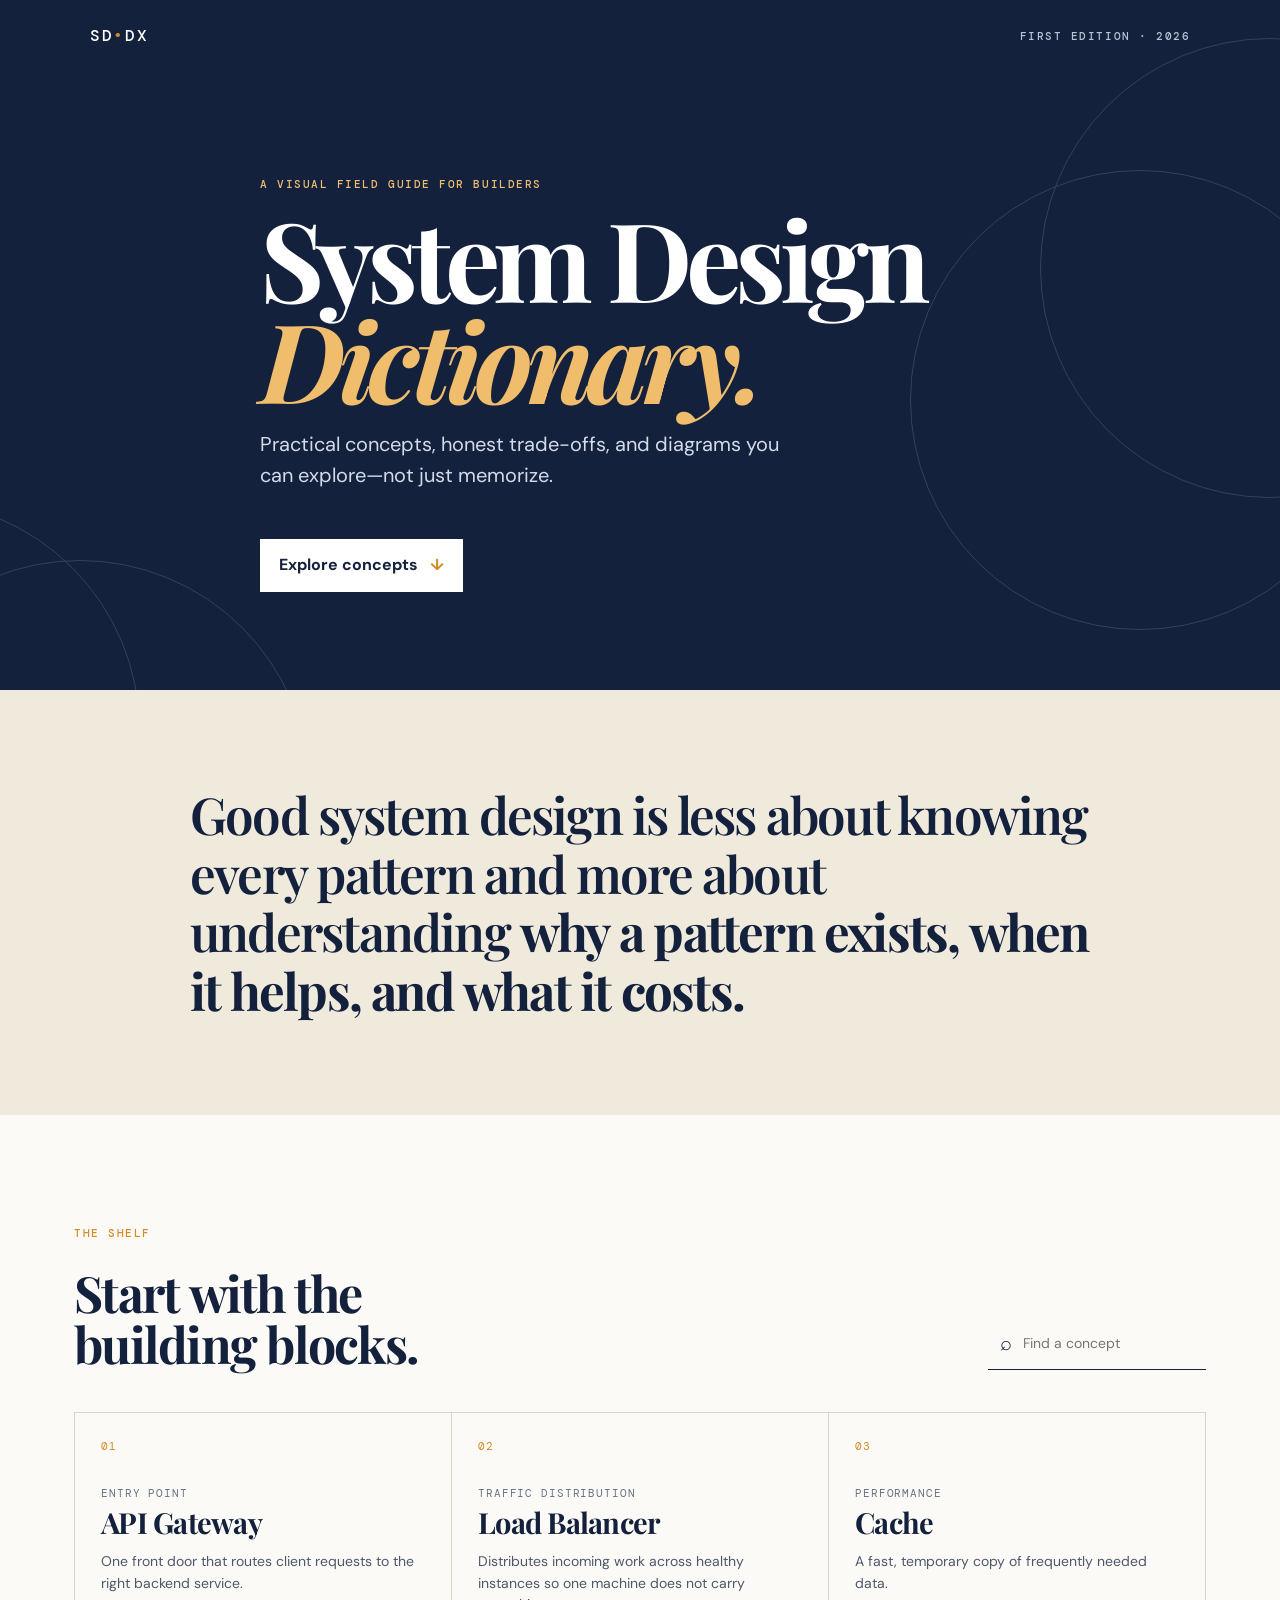
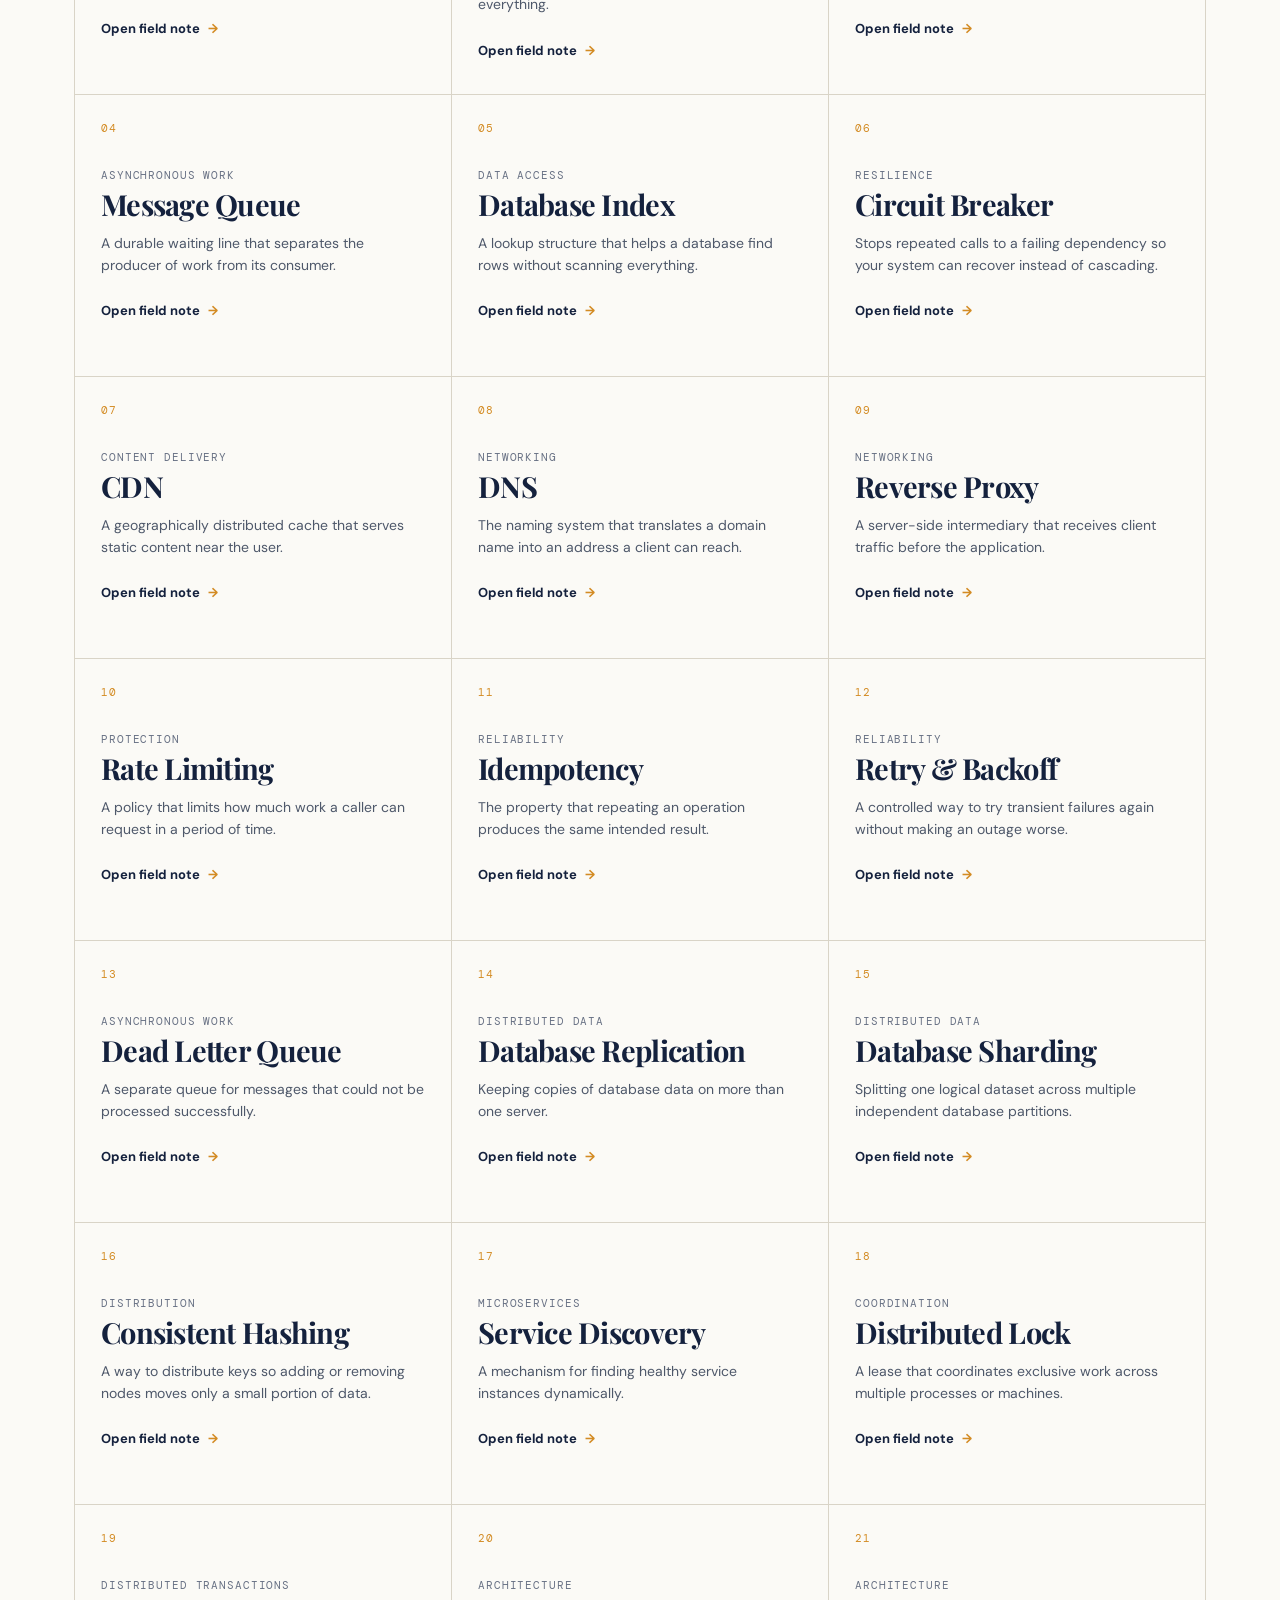
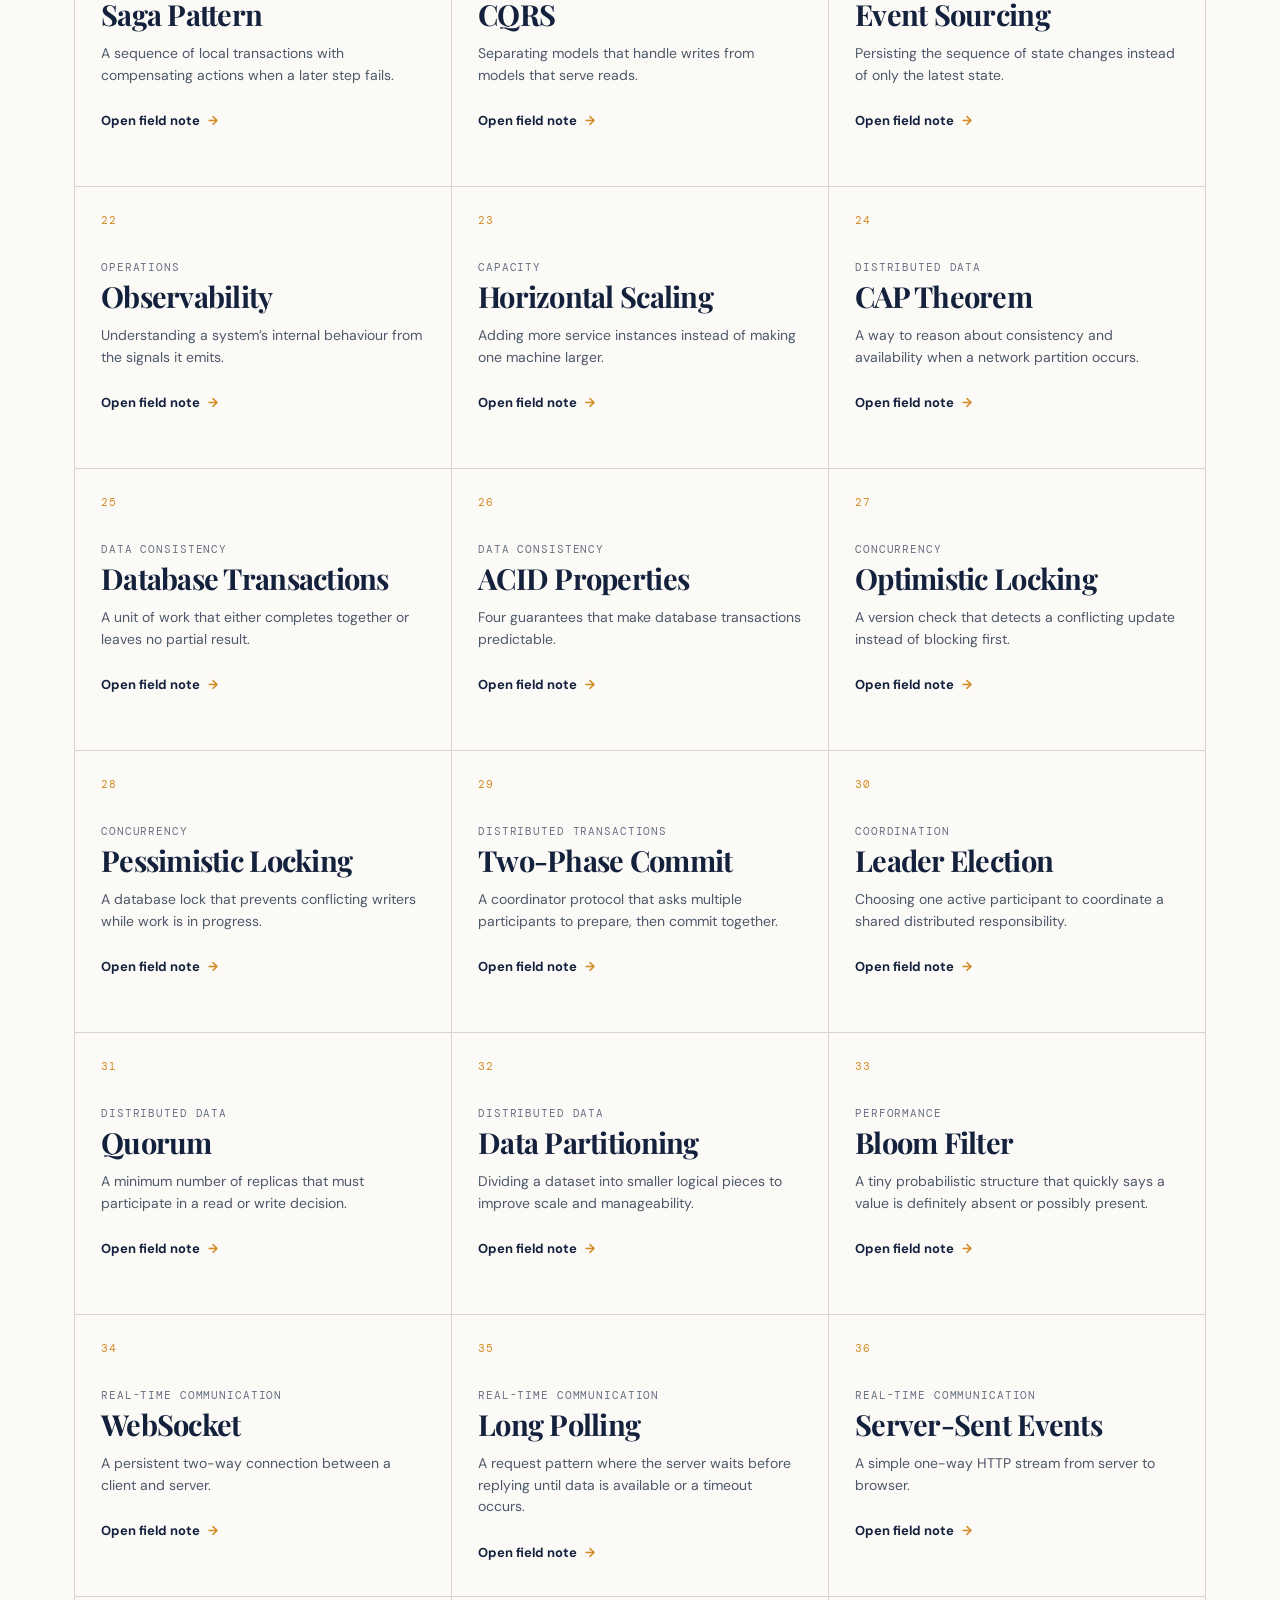
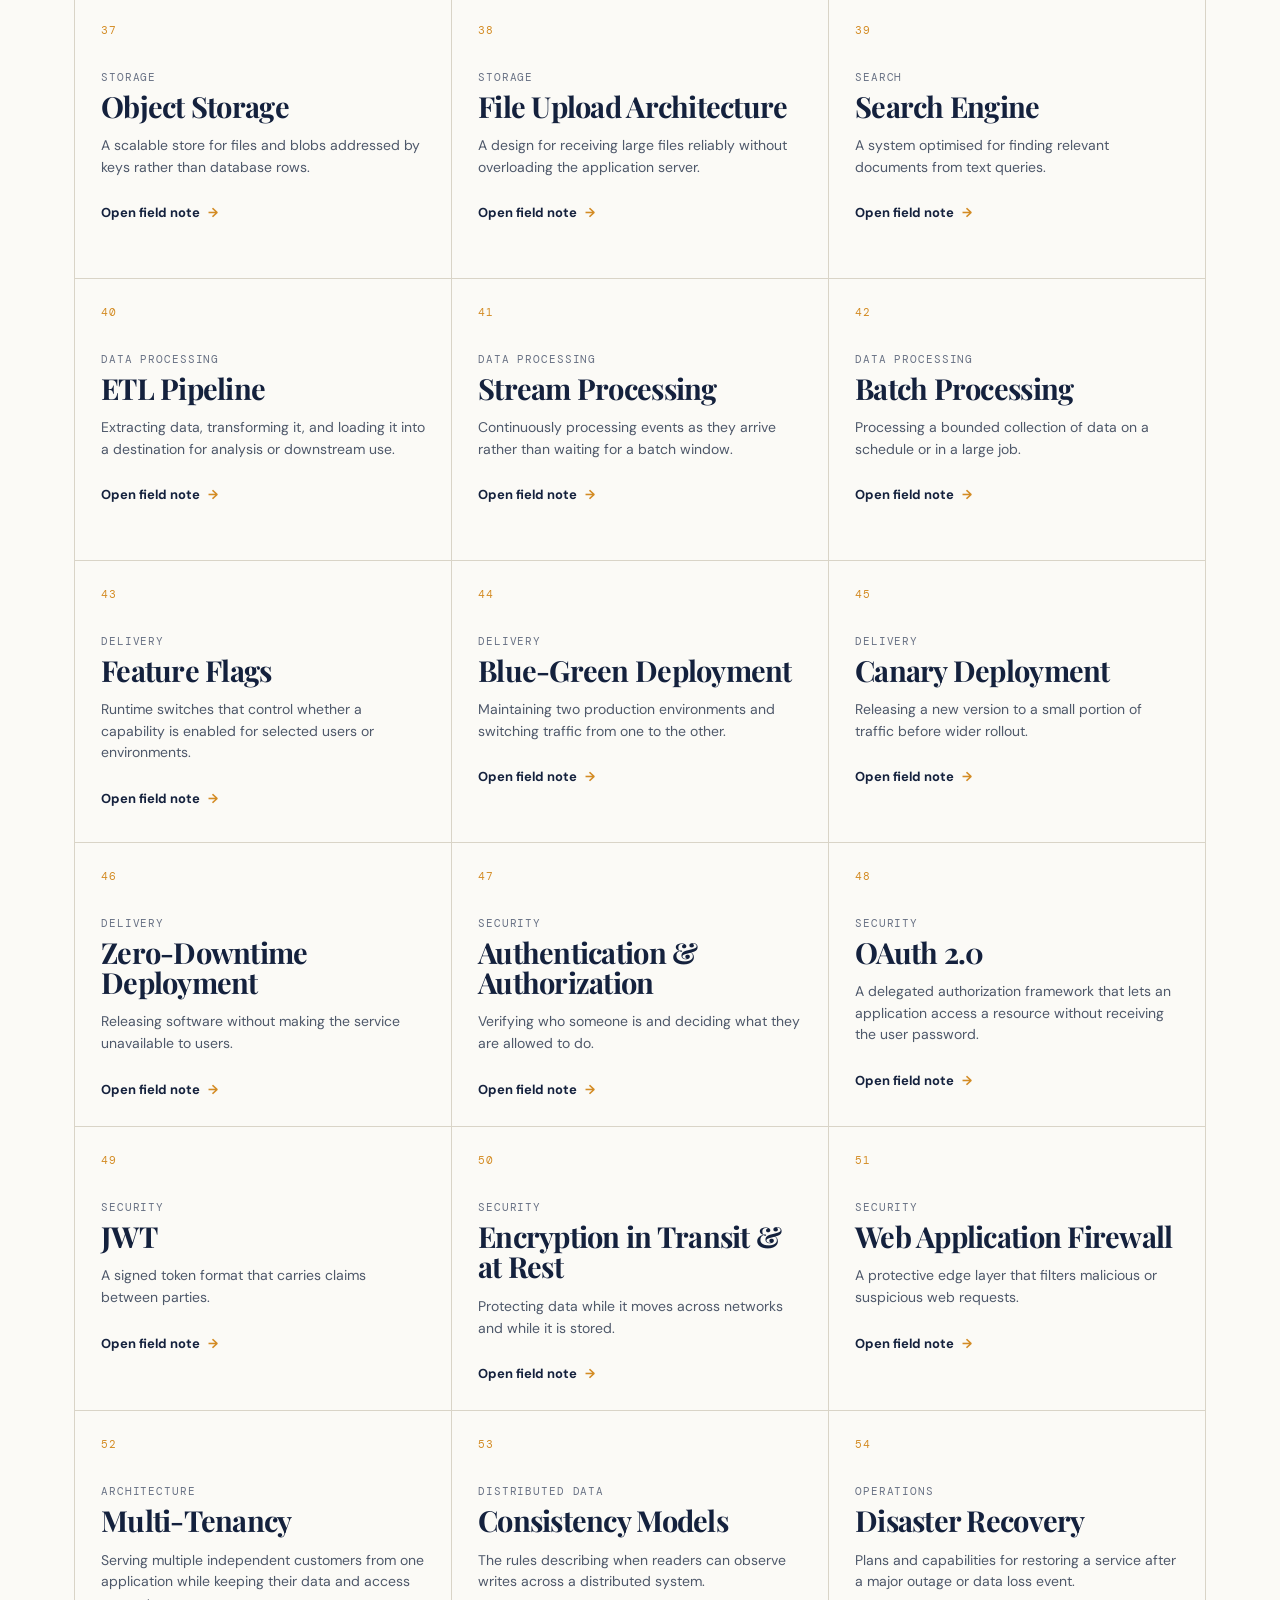
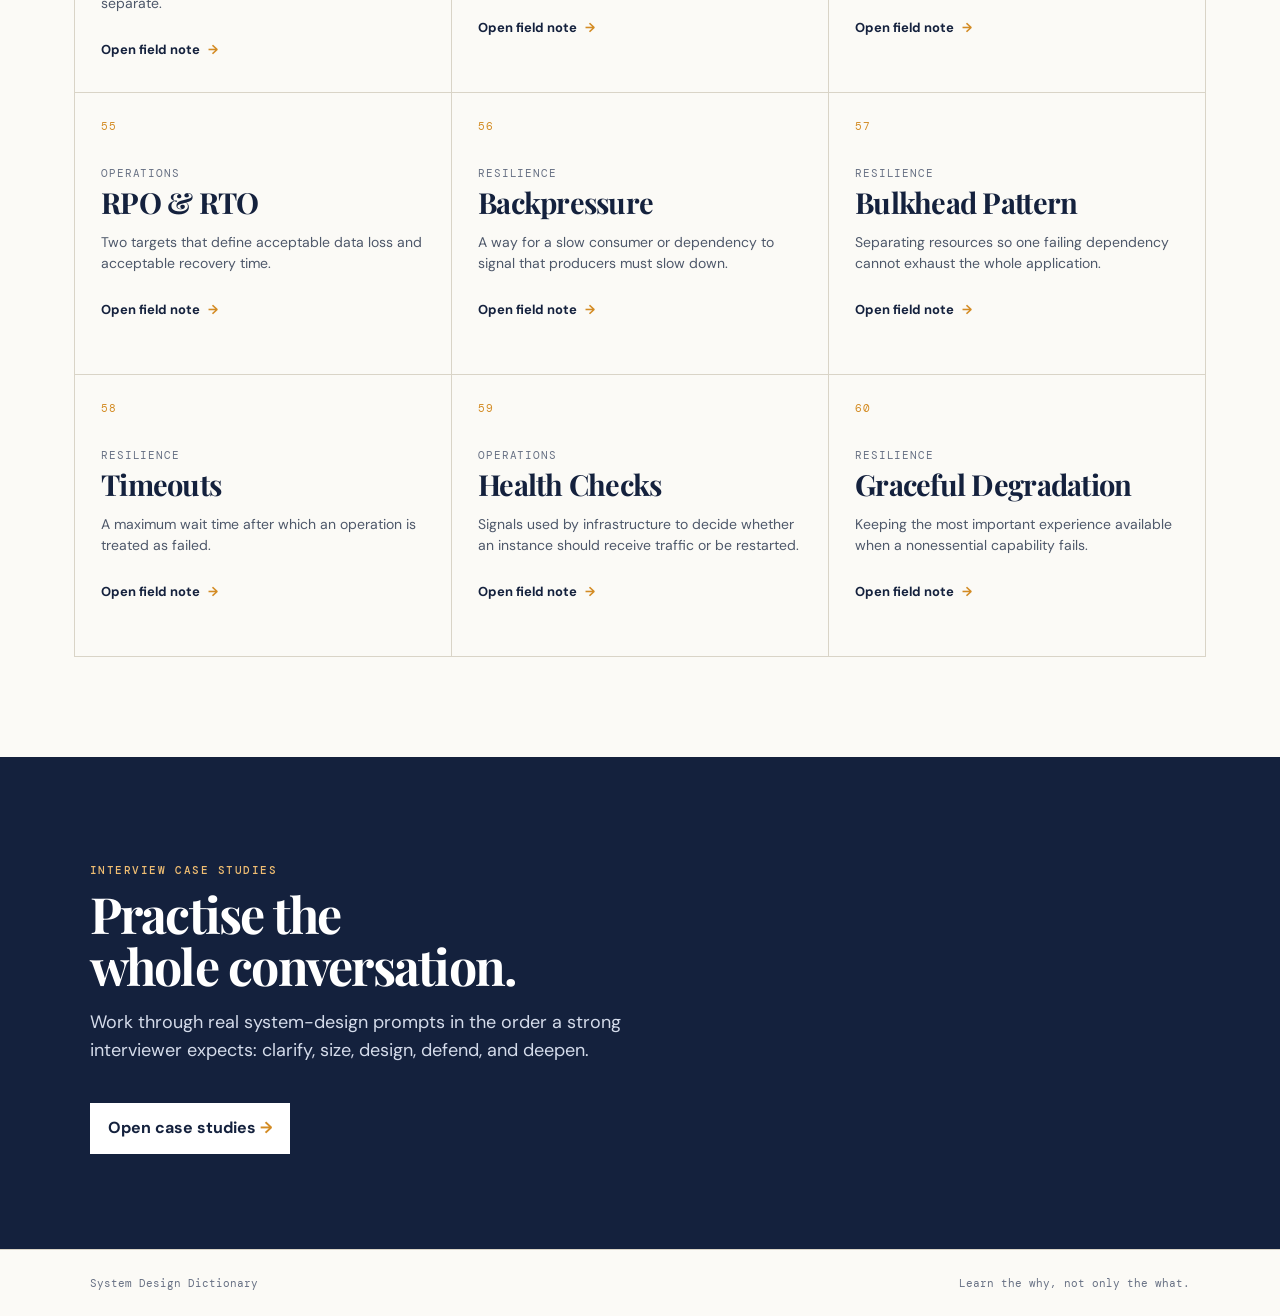
<file: index.html>
<!doctype html>
<html lang="en">
<head>
  <meta charset="UTF-8" />
  <meta name="viewport" content="width=device-width, initial-scale=1.0" />
  <meta name="description" content="System Design Dictionary — visual, practical explanations of distributed-systems concepts." />
  <title>System Design Dictionary</title>
  <link rel="preconnect" href="https://fonts.googleapis.com" />
  <link rel="preconnect" href="https://fonts.gstatic.com" crossorigin />
  <link href="https://fonts.googleapis.com/css2?family=DM+Mono:wght@400;500&family=DM+Sans:wght@400;500;700&family=Playfair+Display:wght@600;700&display=swap" rel="stylesheet" />
  <link rel="stylesheet" href="styles.css" />
  <link rel="stylesheet" href="case-studies.css" />
</head>
<body>
  <header class="hero">
    <nav class="nav" aria-label="Primary navigation">
      <a class="brand" href="index.html">SD<span>•</span>DX</a>
      <span class="edition">FIRST EDITION · 2026</span>
    </nav>
    <div class="hero-copy">
      <p class="eyebrow">A visual field guide for builders</p>
      <h1>System Design<br /><em>Dictionary.</em></h1>
      <p class="lede">Practical concepts, honest trade-offs, and diagrams you can explore—not just memorize.</p>
      <a class="start" href="#concepts">Explore concepts <span>↓</span></a>
    </div>
    <div class="hero-lines" aria-hidden="true"><i></i><i></i><i></i><i></i></div>
  </header>

  <main>
    <section class="manifesto">
      <p>Good system design is less about knowing every pattern and more about understanding <strong>why a pattern exists, when it helps, and what it costs.</strong></p>
    </section>

    <section id="concepts" class="concepts" aria-labelledby="concepts-title">
      <div class="section-heading">
        <p class="eyebrow">The shelf</p>
        <h2 id="concepts-title">Start with the<br />building blocks.</h2>
        <label class="search"><span>⌕</span><input id="search" type="search" placeholder="Find a concept" autocomplete="off" /></label>
      </div>
      <div id="term-grid" class="term-grid" aria-live="polite"></div>
      <p id="empty-state" class="empty-state" hidden>No concept found. Try a different word.</p>
    </section>
    <section class="case-promo" aria-labelledby="case-title">
      <p class="eyebrow">Interview case studies</p>
      <h2 id="case-title">Practise the<br />whole conversation.</h2>
      <p>Work through real system-design prompts in the order a strong interviewer expects: clarify, size, design, defend, and deepen.</p>
      <a class="case-promo-link" href="case-studies.html">Open case studies <span>→</span></a>
    </section>
  </main>

  <footer><span>System Design Dictionary</span><span>Learn the why, not only the what.</span></footer>
  <script src="terms.js"></script>
  <script src="app.js"></script>
</body>
</html>
</file>
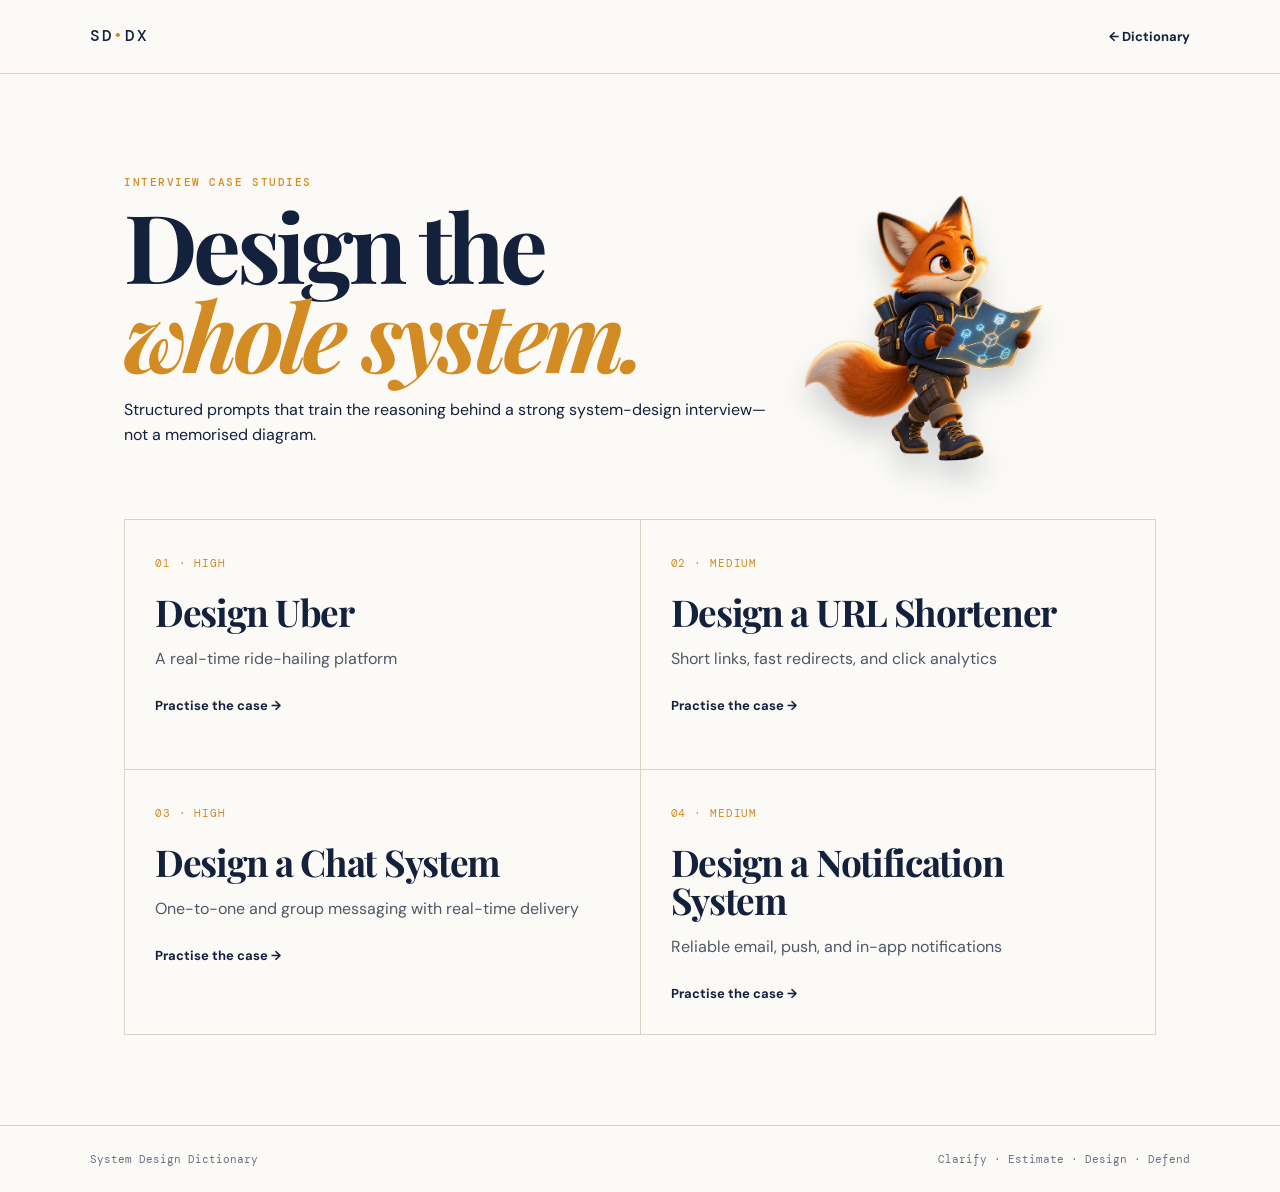
<file: case-studies.html>
<!doctype html>
<html lang="en">
<head>
  <meta charset="UTF-8" /><meta name="viewport" content="width=device-width, initial-scale=1.0" />
  <title>Interview Case Studies · System Design Dictionary</title>
  <link rel="preconnect" href="https://fonts.googleapis.com" /><link rel="preconnect" href="https://fonts.gstatic.com" crossorigin />
  <link href="https://fonts.googleapis.com/css2?family=DM+Mono:wght@400;500&family=DM+Sans:wght@400;500;700&family=Playfair+Display:wght@600;700&display=swap" rel="stylesheet" />
  <link rel="stylesheet" href="styles.css" /><link rel="stylesheet" href="case-studies.css" /><link rel="stylesheet" href="case-mascot.css" /><link rel="stylesheet" href="case-animation.css" />
</head>
<body>
  <nav class="nav term-nav"><a class="brand" href="index.html">SD<span>•</span>DX</a><a class="back" href="index.html">← Dictionary</a></nav>
  <main class="case-index"><header><div class="case-hero-copy"><p class="eyebrow">Interview case studies</p><h1>Design the<br /><em>whole system.</em></h1><p>Structured prompts that train the reasoning behind a strong system-design interview—not a memorised diagram.</p></div><img class="guide-character" src="system-guide-fox.png" alt="A friendly fox guide holding a system-design blueprint" /></header><div id="case-grid" class="case-grid"></div></main>
  <footer><span>System Design Dictionary</span><span>Clarify · Estimate · Design · Defend</span></footer>
  <script src="case-studies.js"></script><script src="case-index.js"></script>
</body>
</html>
</file>
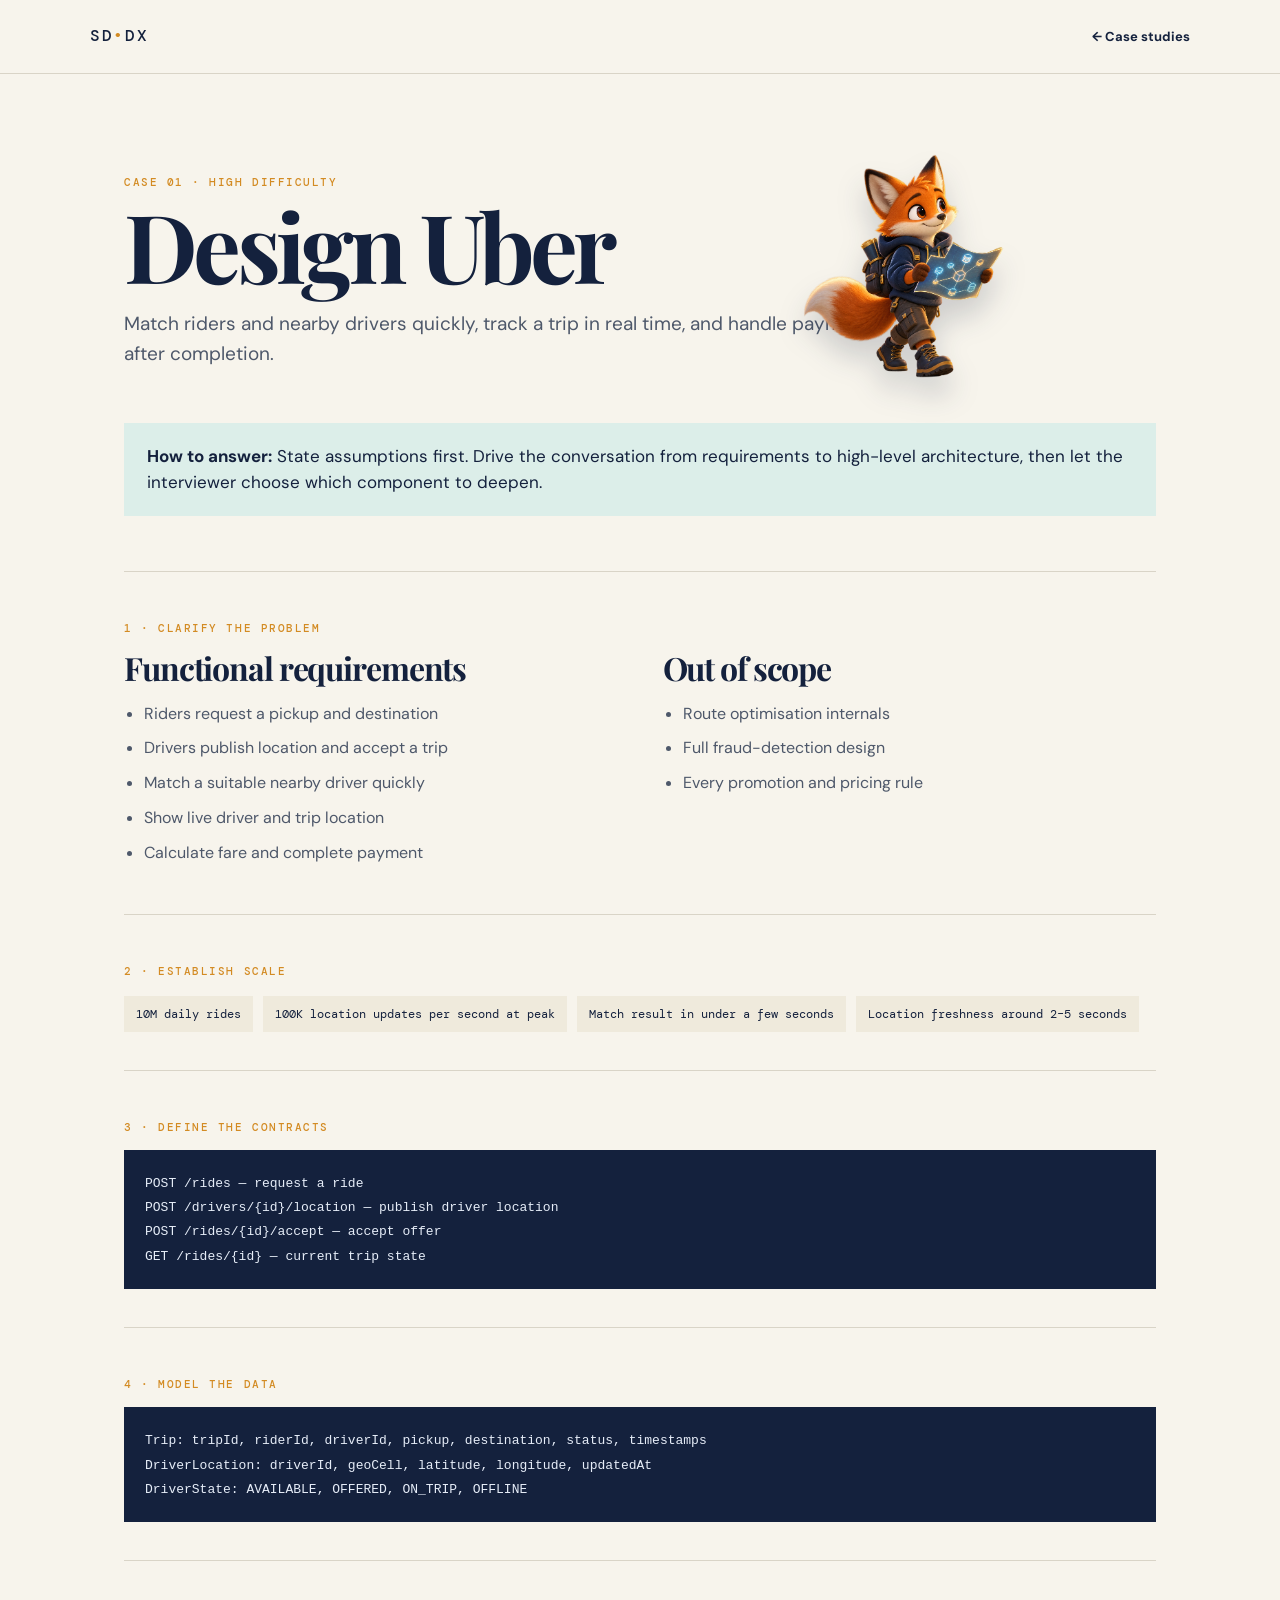
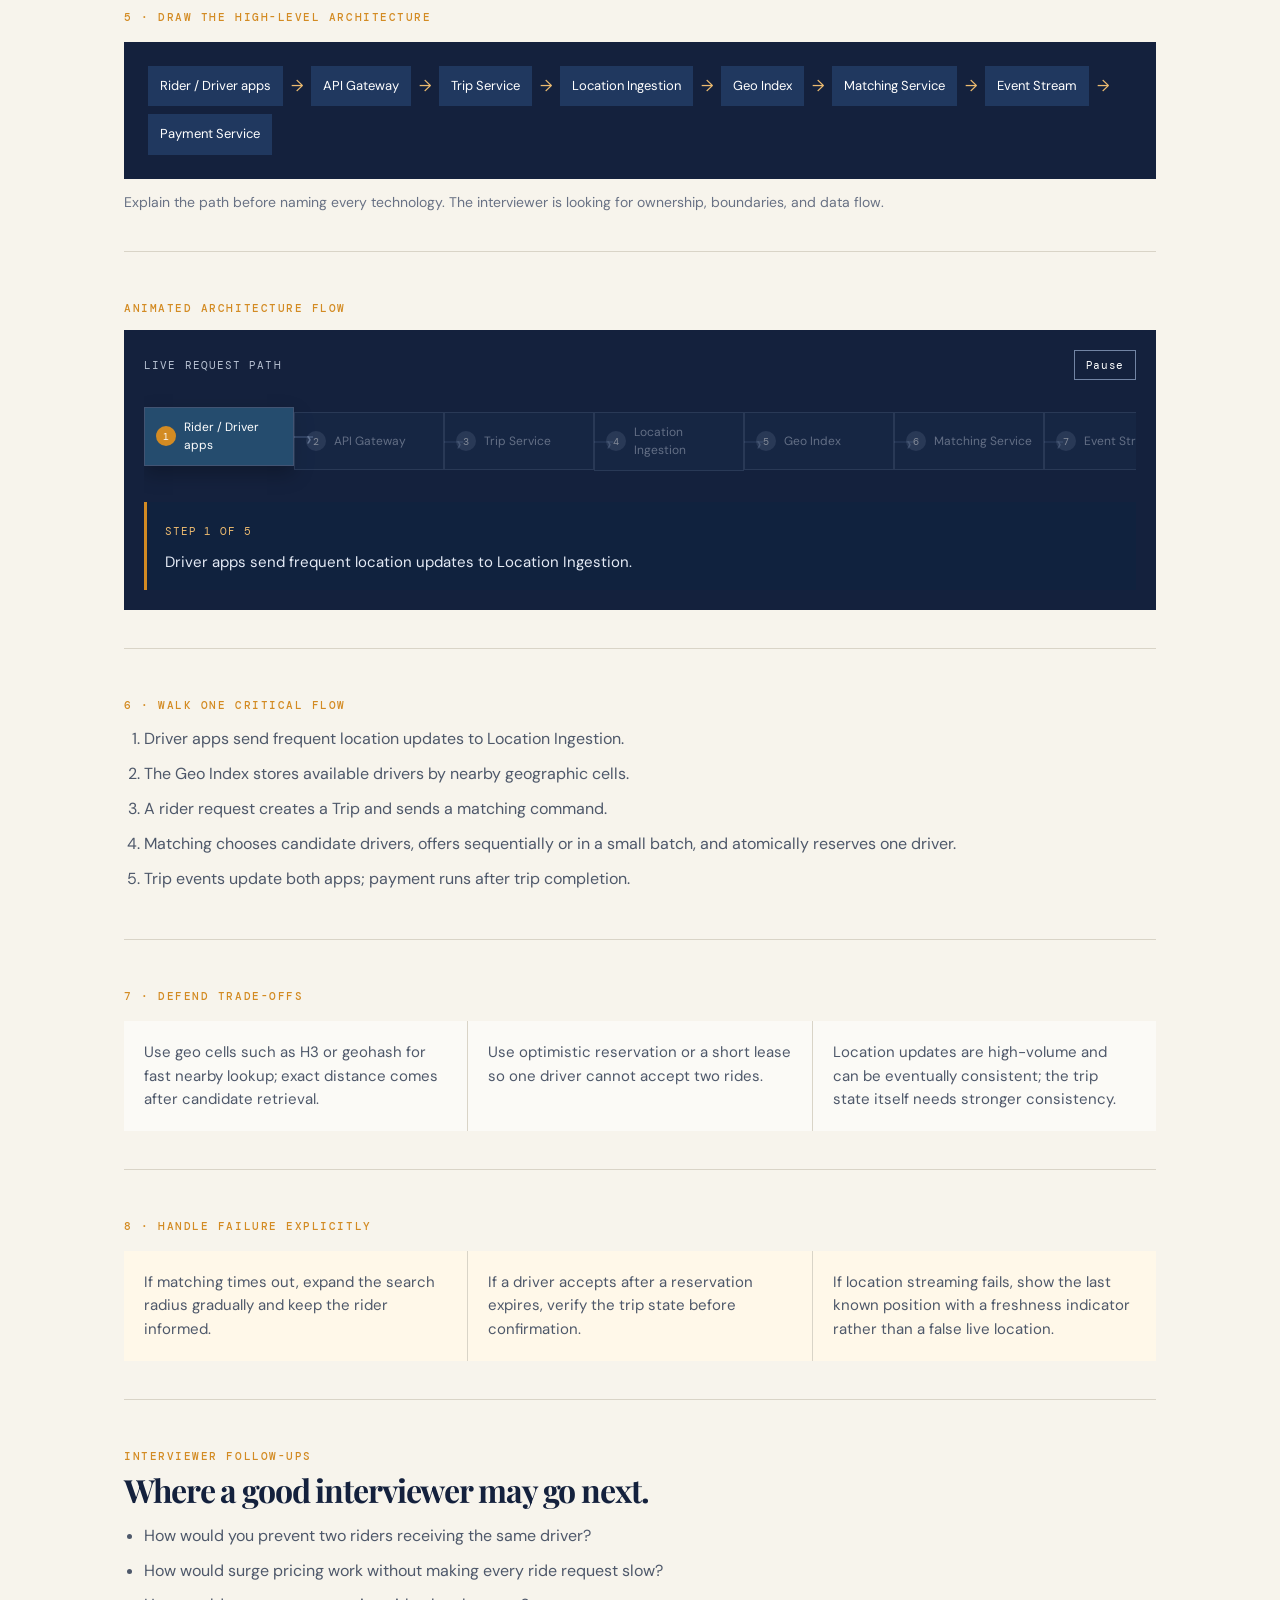
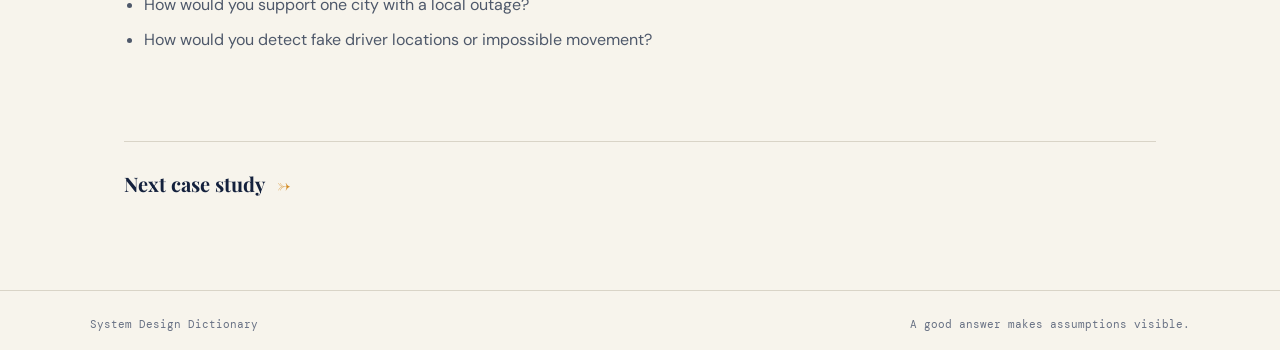
<file: case-study.html>
<!doctype html>
<html lang="en">
<head>
  <meta charset="UTF-8" /><meta name="viewport" content="width=device-width, initial-scale=1.0" />
  <title>Case Study · System Design Dictionary</title>
  <link rel="preconnect" href="https://fonts.googleapis.com" /><link rel="preconnect" href="https://fonts.gstatic.com" crossorigin />
  <link href="https://fonts.googleapis.com/css2?family=DM+Mono:wght@400;500&family=DM+Sans:wght@400;500;700&family=Playfair+Display:wght@600;700&display=swap" rel="stylesheet" />
  <link rel="stylesheet" href="styles.css" /><link rel="stylesheet" href="case-studies.css" /><link rel="stylesheet" href="case-mascot.css" /><link rel="stylesheet" href="case-animation.css" />
</head>
<body class="term-page">
  <nav class="nav term-nav"><a class="brand" href="index.html">SD<span>•</span>DX</a><a class="back" href="case-studies.html">← Case studies</a></nav>
  <main id="case-content" class="case-content"></main>
  <footer><span>System Design Dictionary</span><span>A good answer makes assumptions visible.</span></footer>
  <script src="case-studies.js"></script><script src="case-study-page.js"></script>
</body>
</html>
</file>
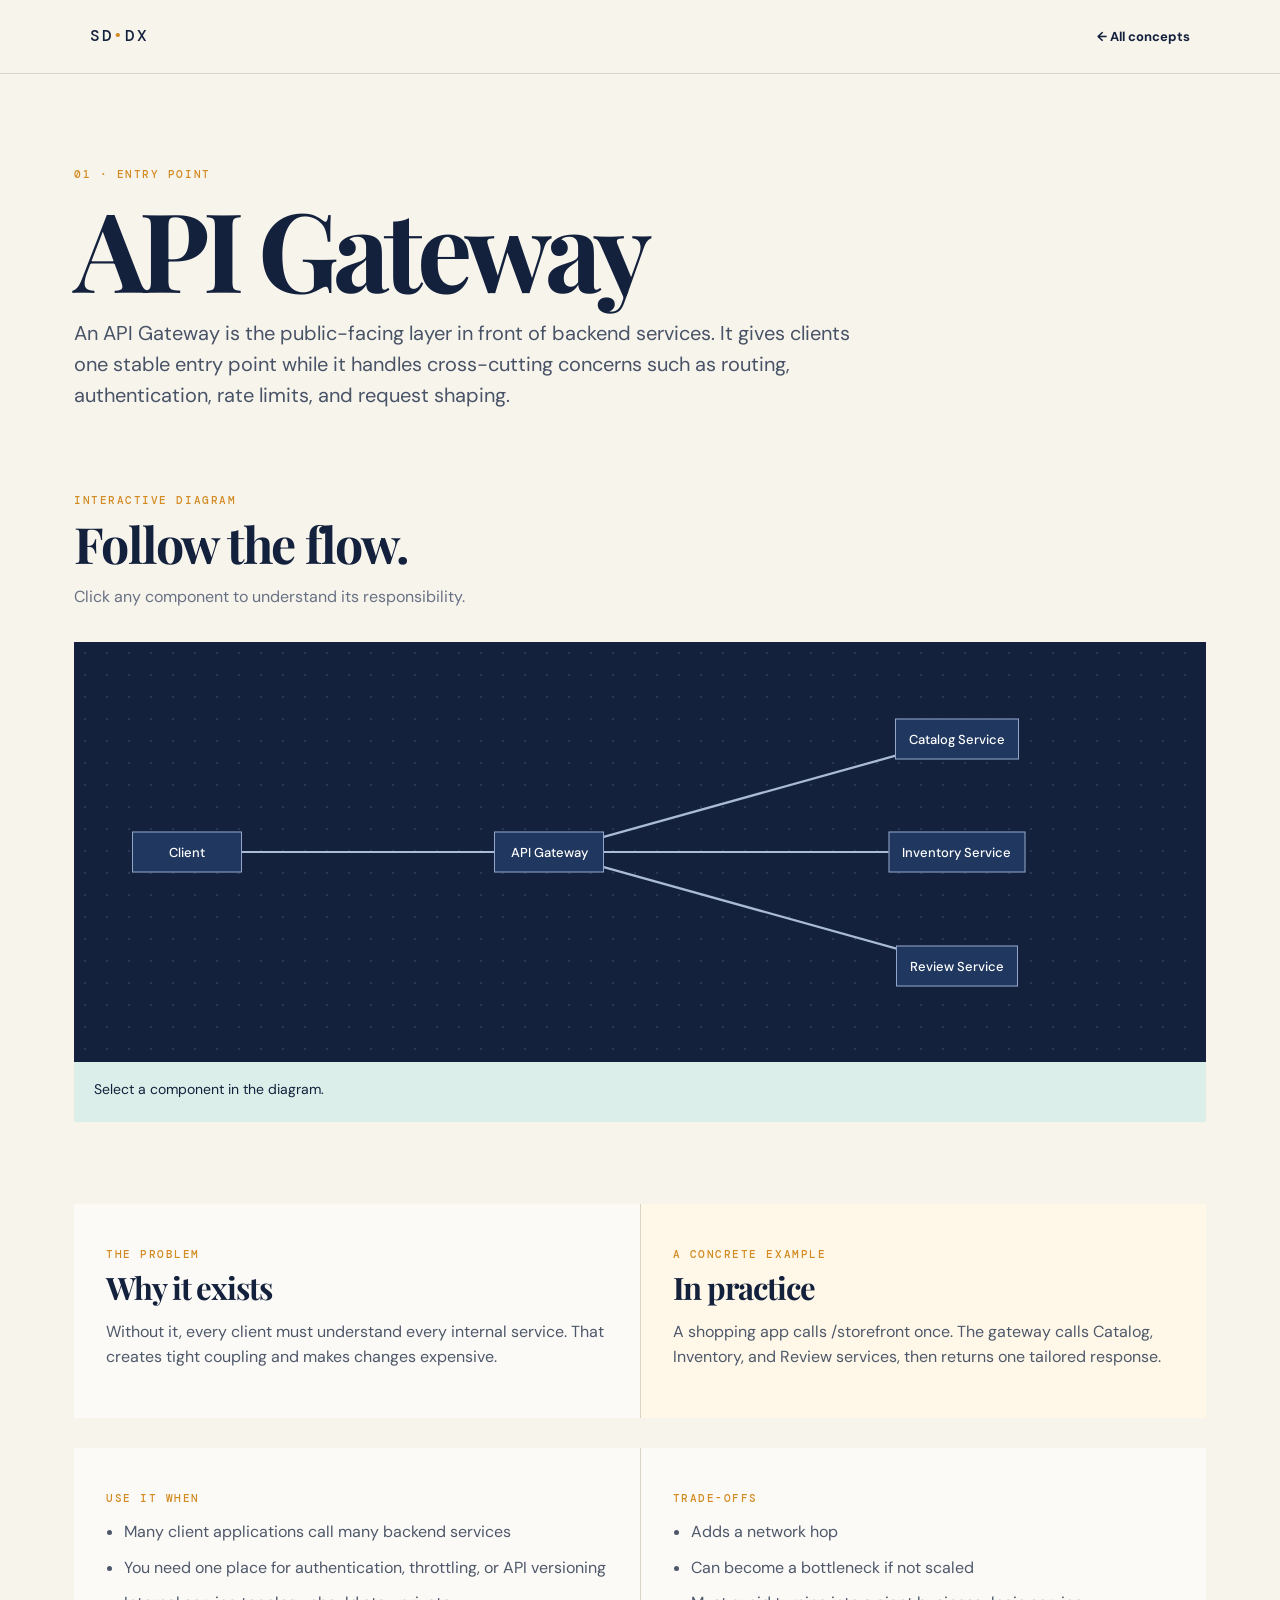
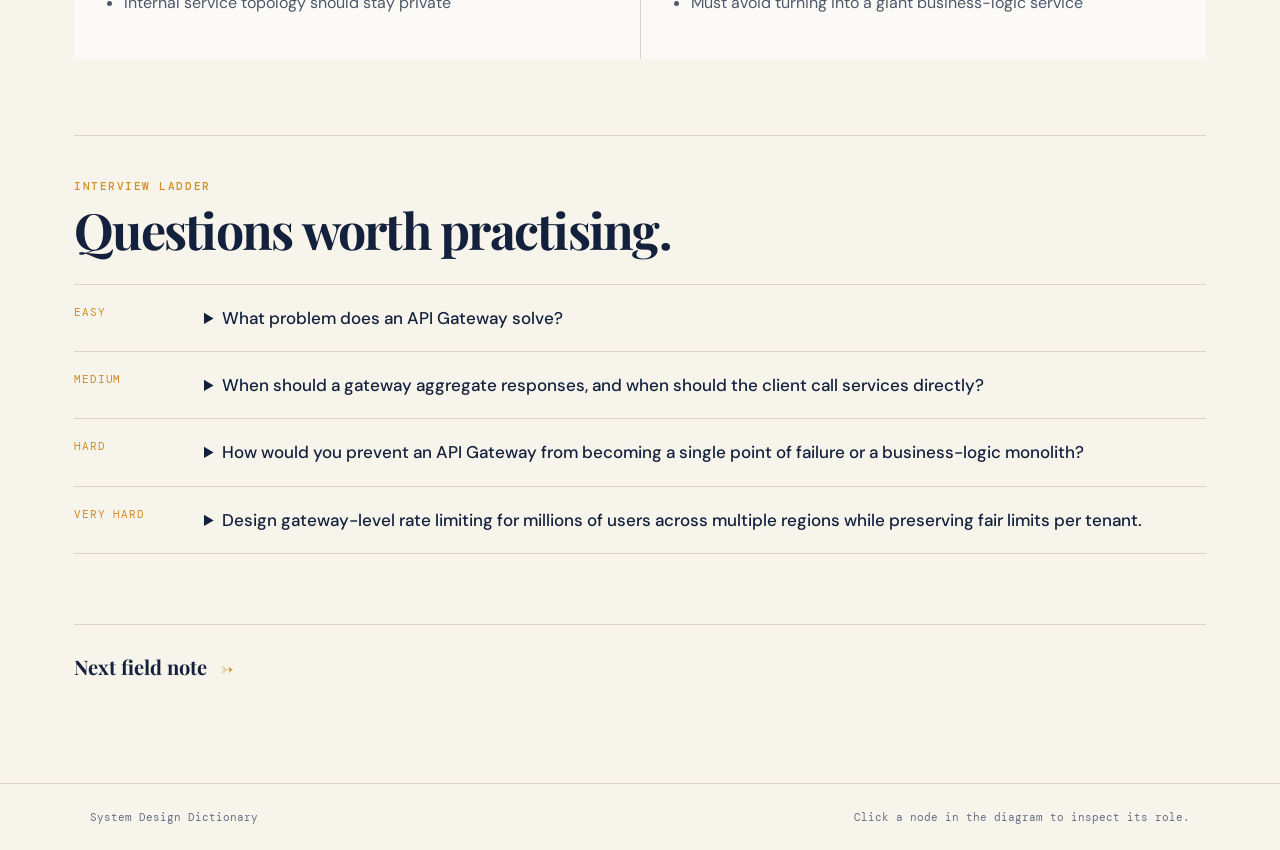
<file: term.html>
<!doctype html>
<html lang="en">
<head>
  <meta charset="UTF-8" />
  <meta name="viewport" content="width=device-width, initial-scale=1.0" />
  <title>Concept · System Design Dictionary</title>
  <link rel="preconnect" href="https://fonts.googleapis.com" />
  <link rel="preconnect" href="https://fonts.gstatic.com" crossorigin />
  <link href="https://fonts.googleapis.com/css2?family=DM+Mono:wght@400;500&family=DM+Sans:wght@400;500;700&family=Playfair+Display:wght@600;700&display=swap" rel="stylesheet" />
  <link rel="stylesheet" href="styles.css" />
  <link rel="stylesheet" href="diagram-and-interview.css" />
</head>
<body class="term-page">
  <nav class="nav term-nav" aria-label="Primary navigation"><a class="brand" href="index.html">SD<span>•</span>DX</a><a class="back" href="index.html#concepts">← All concepts</a></nav>
  <main id="term-content" class="term-content"></main>
  <footer><span>System Design Dictionary</span><span>Click a node in the diagram to inspect its role.</span></footer>
  <script src="terms.js"></script>
  <script src="term-page.js"></script>
</body>
</html>
</file>
<file: styles.css>
:root{--ink:#14213d;--navy:#1e365f;--paper:#fbfaf6;--sand:#efeadc;--gold:#d38b23;--muted:#687184;--line:#d9d4c7;--mint:#dceee9}*{box-sizing:border-box}html{scroll-behavior:smooth}body{margin:0;color:var(--ink);background:var(--paper);font-family:'DM Sans',sans-serif;font-size:16px;line-height:1.55}.hero{min-height:690px;padding:24px clamp(24px,7vw,110px) 72px;position:relative;overflow:hidden;background:var(--ink);color:white}.nav{width:min(1180px,100%);margin:0 auto;display:flex;align-items:center;justify-content:space-between;gap:18px}.brand{color:inherit;text-decoration:none;letter-spacing:.12em;font-family:'DM Mono',monospace;font-weight:500}.brand span{color:var(--gold)}.edition,.eyebrow{font:500 11px 'DM Mono',monospace;letter-spacing:.14em;text-transform:uppercase}.edition{color:#b9c3d4}.hero-copy{width:min(760px,100%);margin:128px auto 0}.hero .eyebrow{color:#efbd72}.hero h1,.term-header h1{margin:16px 0 20px;font:700 clamp(54px,9vw,110px)/.92 'Playfair Display',serif;letter-spacing:-.055em}.hero h1 em{color:#f0bd6c}.lede{max-width:550px;color:#d4dbea;font-size:20px}.start{display:inline-flex;gap:12px;margin-top:28px;padding:14px 19px;color:var(--ink);background:#fff;text-decoration:none;font-weight:700}.start span{color:var(--gold)}.hero-lines{position:absolute;inset:0;pointer-events:none;opacity:.25}.hero-lines i{position:absolute;display:block;width:460px;height:460px;border:1px solid #8fa0bf;border-radius:50%}.hero-lines i:nth-child(1){right:-220px;top:38px}.hero-lines i:nth-child(2){right:-90px;top:170px}.hero-lines i:nth-child(3){left:-320px;bottom:-270px}.hero-lines i:nth-child(4){left:-150px;bottom:-330px}.manifesto{padding:95px 24px;background:var(--sand)}.manifesto p{max-width:900px;margin:0 auto;font:600 clamp(28px,4vw,51px)/1.15 'Playfair Display',serif;letter-spacing:-.035em}.concepts,.term-content{width:min(1180px,100%);margin:auto;padding:100px 24px}.section-heading{display:grid;grid-template-columns:1fr auto;gap:16px;align-items:end;margin-bottom:42px}.section-heading .eyebrow{grid-column:1/-1;color:var(--gold)}h2{margin:0;font:700 clamp(30px,4vw,50px)/1.03 'Playfair Display',serif;letter-spacing:-.035em}.search{display:flex;align-items:center;gap:9px;width:min(260px,100%);padding:10px 12px;border-bottom:1px solid var(--ink);font-size:20px}.search input{width:100%;border:0;outline:0;background:transparent;color:var(--ink);font:14px 'DM Sans',sans-serif}.term-grid{display:grid;grid-template-columns:repeat(3,1fr);border-top:1px solid var(--line);border-left:1px solid var(--line)}.term-card{min-height:282px;padding:26px;text-decoration:none;color:inherit;border-right:1px solid var(--line);border-bottom:1px solid var(--line);transition:background .2s,transform .2s}.term-card:hover{background:var(--mint);transform:translateY(-3px)}.term-number,.term-category{display:block;font:11px 'DM Mono',monospace;letter-spacing:.08em;text-transform:uppercase}.term-number{color:var(--gold)}.term-category{margin-top:33px;color:var(--muted)}.term-card h3{margin:7px 0;font:700 29px/1.05 'Playfair Display',serif;letter-spacing:-.025em}.term-card p{color:#4e586a;font-size:14px}.term-link{display:block;margin-top:25px;font-size:13px;font-weight:700}.term-link b{padding-left:5px;color:var(--gold)}.empty-state{color:var(--muted)}footer{display:flex;justify-content:space-between;gap:20px;padding:26px max(24px,7vw);border-top:1px solid var(--line);color:var(--muted);font:11px 'DM Mono',monospace}.term-page{background:#f7f4ec}.term-nav{padding:24px max(24px,7vw);width:100%;border-bottom:1px solid var(--line)}.back{color:var(--ink);font:13px 'DM Sans',sans-serif;font-weight:700;text-decoration:none}.term-content{padding-top:82px}.term-header{max-width:850px}.term-header .eyebrow,.diagram-intro .eyebrow,.notes-grid .eyebrow,.decision-grid .eyebrow{color:var(--gold)}.term-definition{font-size:20px;max-width:780px;color:#485367}.interactive-section{margin:82px 0}.diagram-intro{max-width:500px}.diagram-intro p:not(.eyebrow){color:var(--muted)}.diagram{height:420px;position:relative;margin-top:32px;background:var(--ink);overflow:hidden}.diagram:before{content:'';position:absolute;inset:0;background-image:radial-gradient(#617090 1px,transparent 1px);background-size:22px 22px;opacity:.3}.diagram-node{position:absolute;z-index:2;min-width:110px;transform:translate(-50%,-50%);padding:11px 13px;border:1px solid #93a6c7;background:#20385f;color:white;font:500 13px 'DM Sans',sans-serif;cursor:pointer;transition:background .2s,box-shadow .2s}.diagram-node:hover,.diagram-node.selected{background:var(--gold);box-shadow:0 0 0 5px rgba(211,139,35,.18)}.diagram-edge{position:absolute;z-index:1;height:2px;transform-origin:left center;background:#aabbd7}.diagram-edge:after{content:'›';position:absolute;right:-2px;top:-11px;color:#aabbd7;font-size:20px}.diagram-detail{margin:0;padding:17px 20px;background:var(--mint);min-height:60px;font-size:14px}.notes-grid,.decision-grid{display:grid;grid-template-columns:1fr 1fr;gap:1px;margin-top:30px;background:var(--line)}.notes-grid article,.decision-grid article{padding:32px;background:var(--paper)}.notes-grid h2{margin:8px 0 14px;font-size:31px}.notes-grid p:not(.eyebrow){color:#4e586a}.example{background:#fff8e9!important}.decision-grid ul{margin:15px 0 0;padding-left:18px}.decision-grid li{margin:11px 0;color:#4e586a}.term-next{margin-top:70px;padding-top:28px;border-top:1px solid var(--line)}.term-next a{font:700 20px 'Playfair Display',serif;color:var(--ink);text-decoration:none}.term-next strong{margin-left:8px;color:var(--gold)}@media(max-width:700px){.hero{min-height:600px}.hero-copy{margin-top:98px}.section-heading{display:block}.search{margin-top:28px}.term-grid,.notes-grid,.decision-grid{grid-template-columns:1fr}.term-card{min-height:240px}.diagram{height:350px}.diagram-node{min-width:84px;padding:8px;font-size:11px}.term-header h1{font-size:56px}footer{flex-direction:column}.term-content,.concepts{padding-top:65px;padding-bottom:65px}}
</file>
<file: case-studies.css>
.case-promo{padding:95px max(24px,7vw);background:var(--ink);color:#fff}.case-promo .eyebrow{color:#efbd72}.case-promo h2{margin:9px 0 18px}.case-promo>p:not(.eyebrow){max-width:560px;color:#d4dbea;font-size:18px}.case-promo-link{display:inline-block;margin-top:20px;padding:13px 18px;background:#fff;color:var(--ink);font-weight:700;text-decoration:none}.case-promo-link span{color:var(--gold)}.case-index,.case-content{width:min(1080px,100%);margin:auto;padding:90px 24px}.case-index header{max-width:720px}.case-index h1,.case-header h1{margin:10px 0 20px;font:700 clamp(52px,8vw,95px)/.94 'Playfair Display',serif;letter-spacing:-.05em}.case-index h1 em{color:var(--gold)}.case-index header>p:not(.eyebrow),.case-header>p:not(.eyebrow){font-size:19px;color:#4e586a}.case-index .eyebrow,.case-header .eyebrow,.case-section>.eyebrow{color:var(--gold)}.case-grid{display:grid;grid-template-columns:repeat(2,1fr);margin-top:55px;border-top:1px solid var(--line);border-left:1px solid var(--line)}.case-card{min-height:250px;padding:30px;text-decoration:none;color:var(--ink);border-right:1px solid var(--line);border-bottom:1px solid var(--line);transition:background .2s}.case-card:hover{background:var(--mint)}.case-card>span{font:11px 'DM Mono',monospace;color:var(--gold);letter-spacing:.08em;text-transform:uppercase}.case-card h2{margin:18px 0 8px;font-size:37px}.case-card p{color:#4e586a}.case-card strong{display:block;margin-top:24px;font-size:13px}.case-header{max-width:860px}.interviewer-note{margin:55px 0;padding:20px 23px;background:var(--mint);font-size:17px}.case-section{padding:38px 0;border-top:1px solid var(--line)}.two-col{display:grid;grid-template-columns:1fr 1fr;gap:45px}.two-col h2,.interview-follow h2{margin:6px 0 17px;font-size:32px}.case-section ul,.case-section ol{margin:15px 0 0;padding-left:20px}.case-section li{margin:10px 0;color:#4e586a}.scale-row{display:flex;flex-wrap:wrap;gap:10px;margin-top:18px}.scale-row span{padding:10px 12px;background:var(--sand);font:12px 'DM Mono',monospace}.case-section pre{overflow:auto;margin:16px 0 0;padding:21px;background:var(--ink);color:#e6edf8;font:13px/1.8 'DM Mono',monospace;white-space:pre-wrap}.case-architecture{display:flex;align-items:center;flex-wrap:wrap;gap:8px;margin-top:18px;padding:24px;background:var(--ink)}.architecture-node{padding:10px 12px;background:#20385f;color:#fff;font-size:13px}.case-architecture i{color:#eebc70;font-style:normal}.architecture-hint{margin:13px 0 0;color:var(--muted);font-size:14px}.case-list{display:grid;grid-template-columns:repeat(3,1fr);gap:1px;margin-top:18px;background:var(--line)}.case-list article{padding:20px;background:var(--paper);color:#4e586a;font-size:15px}.case-list.warning article{background:#fff8e9}.interview-follow{padding-bottom:8px}@media(max-width:700px){.case-grid,.two-col,.case-list{grid-template-columns:1fr}.case-index,.case-content{padding-top:62px;padding-bottom:62px}.case-card{min-height:220px}.case-architecture{align-items:stretch}.case-architecture i{display:none}.architecture-node{width:100%}}
</file>
<file: case-mascot.css>
.case-index header,.case-header{position:relative}.case-index header{display:flex;align-items:end;max-width:920px}.case-hero-copy{max-width:650px}.guide-character{width:245px;height:auto;margin-left:auto;filter:drop-shadow(0 18px 14px rgba(20,33,61,.18));animation:guide-float 4.5s ease-in-out infinite}.case-guide{position:absolute;right:-20px;bottom:-12px;width:205px}.case-header>div{max-width:760px}.case-header>div>p:not(.eyebrow){font-size:19px;color:#4e586a}@keyframes guide-float{0%,100%{transform:translateY(0) rotate(-1deg)}50%{transform:translateY(-11px) rotate(1deg)}}@media(prefers-reduced-motion:reduce){.guide-character{animation:none}}@media(max-width:700px){.case-index header{display:block}.guide-character{display:block;width:165px;margin:24px 0 0 auto}.case-guide{position:static;margin:20px 0 0 auto}}
</file>
<file: case-animation.css>
.case-storyboard{margin-top:15px;padding:20px;background:var(--ink);overflow:hidden}.storyboard-toolbar{display:flex;align-items:center;justify-content:space-between;gap:16px;color:#b9c3d4;font:11px 'DM Mono',monospace;letter-spacing:.1em}.storyboard-toolbar button{padding:7px 11px;border:1px solid #7284a4;background:transparent;color:#fff;font:11px 'DM Mono',monospace;letter-spacing:.06em;cursor:pointer}.storyboard-track{display:flex;align-items:center;gap:0;min-height:122px;overflow-x:auto;padding:23px 0}.storyboard-node{position:relative;z-index:1;display:flex;flex:0 0 150px;min-height:58px;align-items:center;gap:8px;padding:10px 11px;border:1px solid #425473;background:#1a2c4d;color:#b9c3d4;font-size:12px;opacity:.48;transform:translateY(0);transition:opacity .55s ease,background .55s ease,transform .55s ease,box-shadow .55s ease}.storyboard-node:not(:last-child):after{content:'';position:absolute;top:50%;left:100%;width:20px;height:2px;background:#425473}.storyboard-node:not(:last-child):before{content:'›';position:absolute;z-index:2;top:calc(50% - 13px);right:-19px;color:#8192b0;font-size:21px}.storyboard-node b{display:grid;width:20px;height:20px;flex:0 0 20px;place-items:center;border-radius:50%;background:#425473;color:#fff;font:10px 'DM Mono',monospace}.storyboard-node.is-active{background:#254c6e;color:#fff;opacity:1;transform:translateY(-5px);box-shadow:0 8px 18px rgba(0,0,0,.25)}.storyboard-node.is-active b{background:var(--gold);animation:node-pulse 1.4s ease-in-out infinite}.storyboard-caption{min-height:80px;padding:16px 18px;background:#10223e;border-left:3px solid var(--gold)}.storyboard-caption span{color:#eebc70;font:11px 'DM Mono',monospace;letter-spacing:.08em;text-transform:uppercase}.storyboard-caption p{margin:8px 0 0;color:#e4eaf5;font-size:15px}@keyframes node-pulse{0%,100%{box-shadow:0 0 0 0 rgba(211,139,35,.55)}50%{box-shadow:0 0 0 7px rgba(211,139,35,0)}}@media(prefers-reduced-motion:reduce){.storyboard-node,.storyboard-node.is-active{transition:none;transform:none}.storyboard-node.is-active b{animation:none}}@media(max-width:700px){.storyboard-track{min-height:106px}.storyboard-node{flex-basis:130px}.storyboard-node:not(:last-child):after{width:16px}.storyboard-node:not(:last-child):before{right:-16px}}
</file>
<file: diagram-and-interview.css>
.diagram-lines { position:absolute; inset:0; z-index:1; width:100%; height:100%; pointer-events:none; }
.diagram-lines line { stroke:#aabbd7; stroke-width:.45; }
.diagram-lines marker path { fill:#aabbd7; }
.interview-section { margin-top:76px; padding-top:32px; border-top:1px solid var(--line); }
.interview-section > .eyebrow { color:var(--gold); }
.interview-section h2 { margin-top:8px; }
.question-list { margin-top:28px; border-top:1px solid var(--line); }
.question { display:grid; grid-template-columns:110px 1fr; gap:20px; padding:20px 0; border-bottom:1px solid var(--line); }
.question span { align-self:start; color:var(--gold); font:11px 'DM Mono',monospace; letter-spacing:.08em; text-transform:uppercase; }
.question details { width:100%; }
.question summary { cursor:pointer; font-size:17px; font-weight:500; }
.question details p { margin:13px 0 0; color:#4e586a; }
@media(max-width:700px) { .question { grid-template-columns:1fr; gap:7px; } }
</file>
